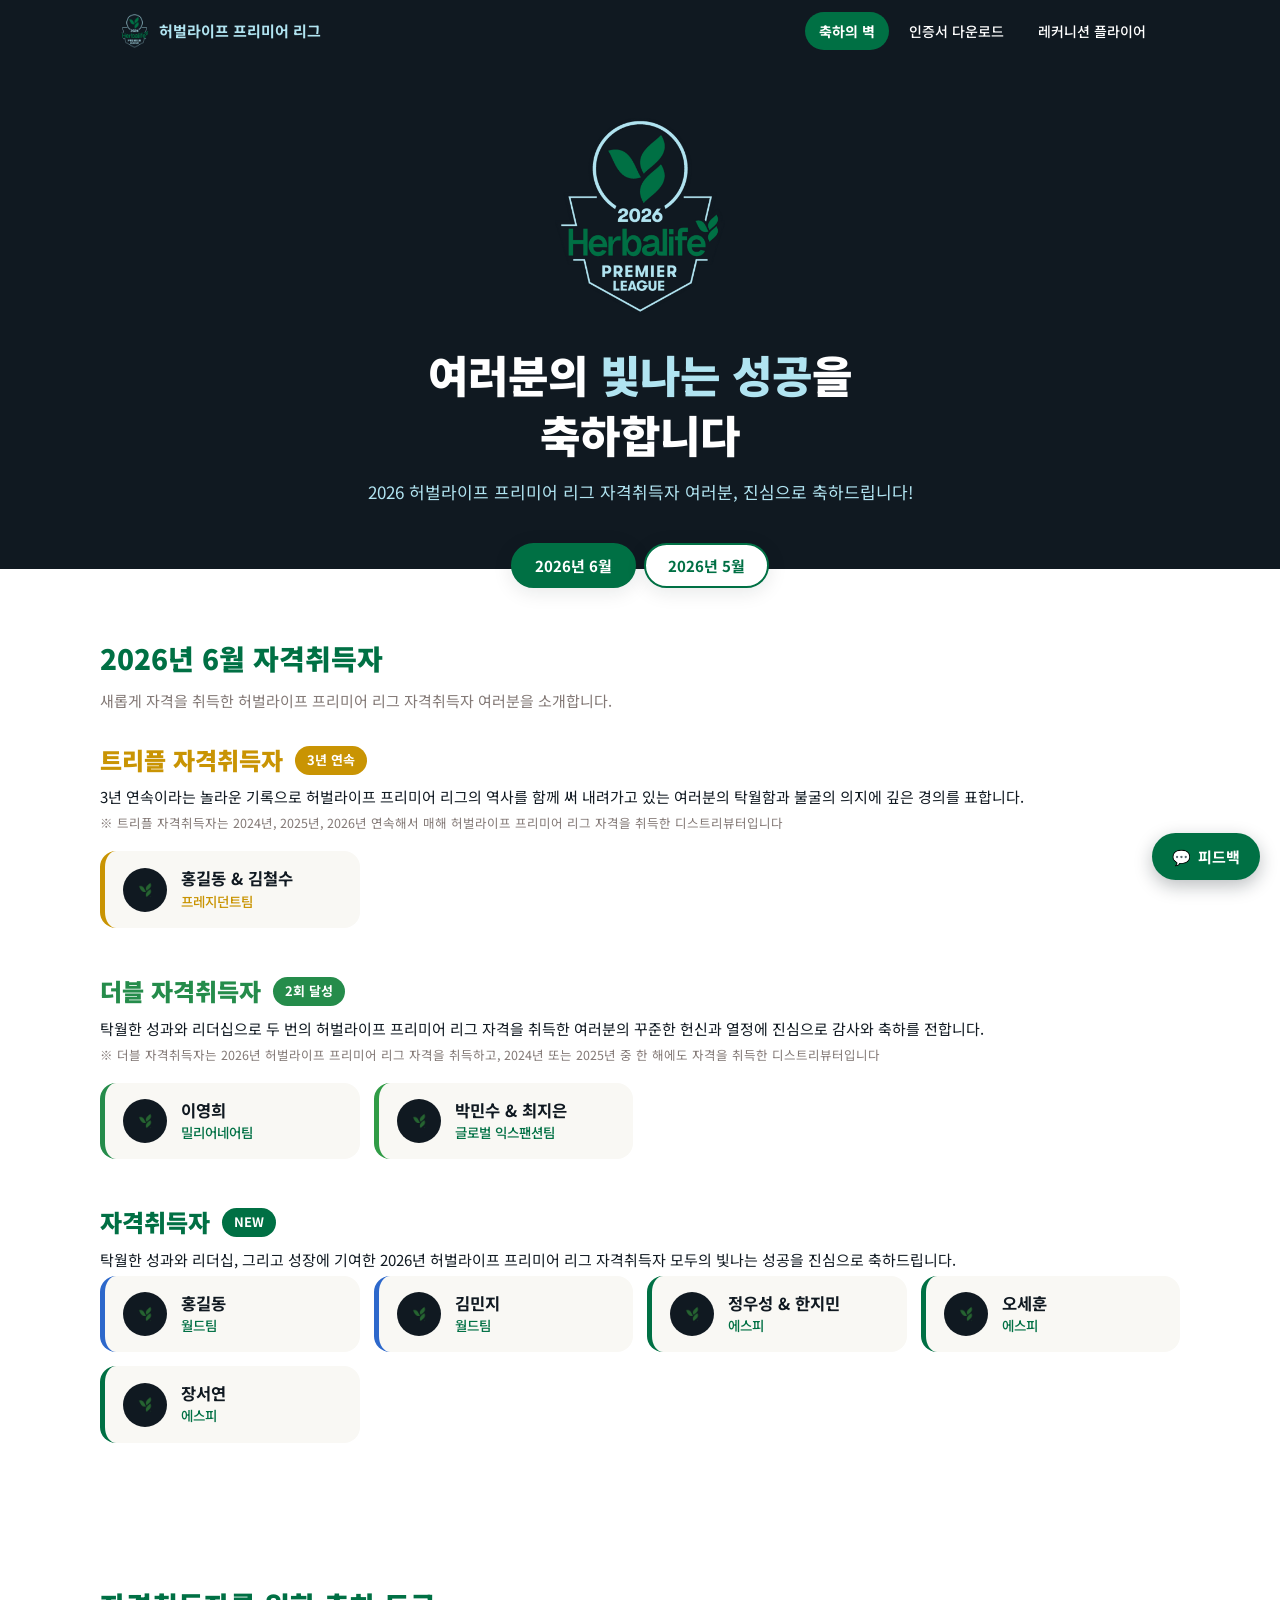
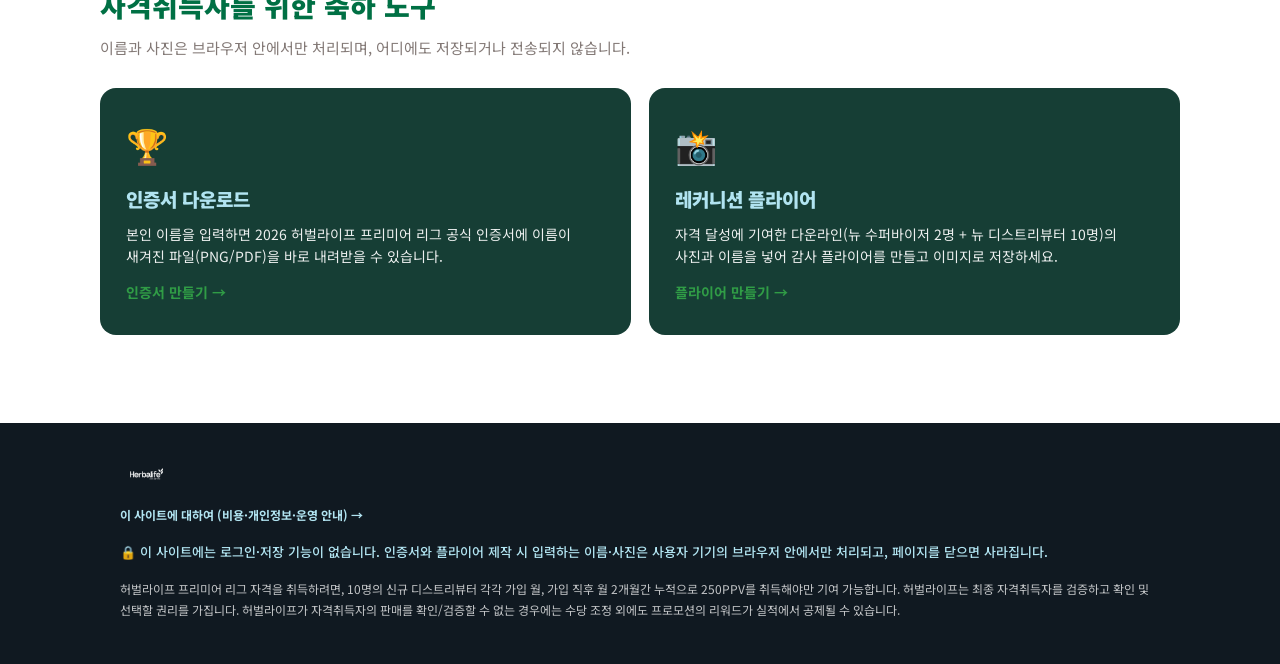
<file: index.html>
<!DOCTYPE html>
<html lang="ko">
<head>
<meta charset="UTF-8">
<meta name="viewport" content="width=device-width, initial-scale=1.0">
<title>허벌라이프 프리미어 리그 — 자격취득자 축하</title>
<link rel="icon" href="assets/hpl-badge.png" type="image/png">
<link rel="preconnect" href="https://fonts.googleapis.com">
<link rel="preconnect" href="https://fonts.gstatic.com" crossorigin>
<link href="https://fonts.googleapis.com/css2?family=Noto+Sans+KR:wght@400;500;700;900&display=swap" rel="stylesheet">
<link rel="stylesheet" href="css/style.css">
</head>
<body>

<nav class="nav">
  <div class="nav-inner">
    <a class="nav-logo" href="index.html">
      <img src="assets/hpl-badge.png" alt="HPL 배지">
      <span>허벌라이프 프리미어 리그</span>
    </a>
    <div class="nav-links">
      <a href="index.html" class="active">축하의 벽</a>
      <a href="certificate.html">인증서 다운로드</a>
      <a href="flyer.html">레커니션 플라이어</a>
    </div>
  </div>
</nav>

<header class="hero">
  <img class="badge" src="assets/hpl-badge.png" alt="2026 허벌라이프 프리미어 리그 배지">
  <h1>여러분의 <span class="accent">빛나는 성공</span>을<br>축하합니다</h1>
  <p class="sub">2026 허벌라이프 프리미어 리그 자격취득자 여러분, 진심으로 축하드립니다!</p>
</header>

<div class="month-tabs" id="monthTabs"></div>

<main class="container section" id="wall">
  <p class="empty-month">명단을 불러오는 중입니다…</p>
</main>

<section class="container section">
  <h2 class="section-title">자격취득자를 위한 축하 도구</h2>
  <p class="section-desc">이름과 사진은 브라우저 안에서만 처리되며, 어디에도 저장되거나 전송되지 않습니다.</p>
  <div class="feature-cards">
    <a class="feature-card" href="certificate.html">
      <div class="fc-icon">🏆</div>
      <h3>인증서 다운로드</h3>
      <p>본인 이름을 입력하면 2026 허벌라이프 프리미어 리그 공식 인증서에 이름이 새겨진 파일(PNG/PDF)을 바로 내려받을 수 있습니다.</p>
      <span class="fc-go">인증서 만들기 →</span>
    </a>
    <a class="feature-card" href="flyer.html">
      <div class="fc-icon">📸</div>
      <h3>레커니션 플라이어</h3>
      <p>자격 달성에 기여한 다운라인(뉴 수퍼바이저 2명 + 뉴 디스트리뷰터 10명)의 사진과 이름을 넣어 감사 플라이어를 만들고 이미지로 저장하세요.</p>
      <span class="fc-go">플라이어 만들기 →</span>
    </a>
  </div>
</section>

<footer class="footer">
  <div class="container">
    <img class="footer-logo" src="assets/logo-white-kr.png" alt="Herbalife 최고의 삶을 사세요">
    <p><a href="about.html" style="color:#B1E4F1; font-weight:700;">이 사이트에 대하여 (비용·개인정보·운영 안내) →</a></p>
    <p class="privacy">🔒 이 사이트에는 로그인·저장 기능이 없습니다. 인증서와 플라이어 제작 시 입력하는 이름·사진은 사용자 기기의 브라우저 안에서만 처리되고, 페이지를 닫으면 사라집니다.</p>
    <p id="disclaimer">허벌라이프 프리미어 리그 자격을 취득하려면, 10명의 신규 디스트리뷰터 각각 가입 월, 가입 직후 월 2개월간 누적으로 250PPV를 취득해야만 기여 가능합니다.
    허벌라이프는 최종 자격취득자를 검증하고 확인 및 선택할 권리를 가집니다. 허벌라이프가 자격취득자의 판매를 확인/검증할 수 없는 경우에는 수당 조정 외에도 프로모션의 리워드가 실적에서 공제될 수 있습니다.</p>
  </div>
</footer>

<script src="js/wall.js"></script>
<script src="js/feedback.js"></script>
</body>
</html>
</file>
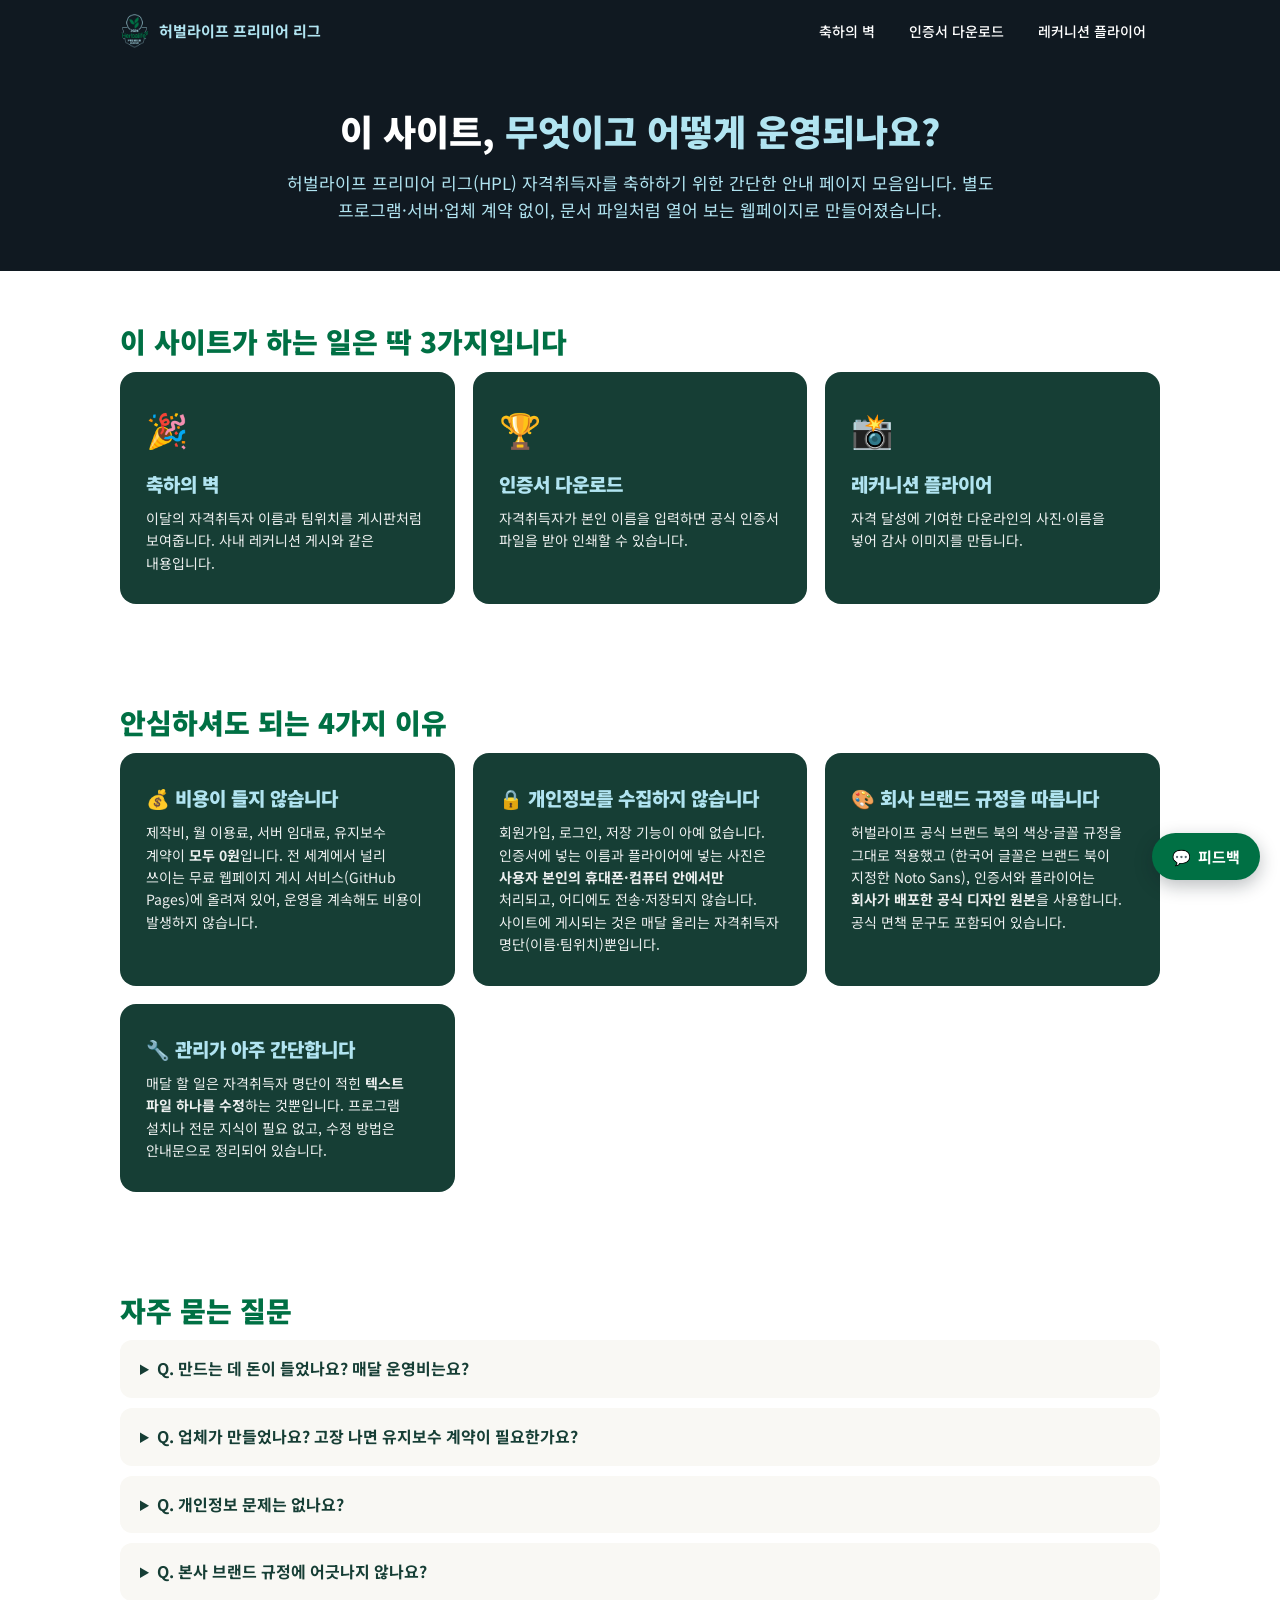
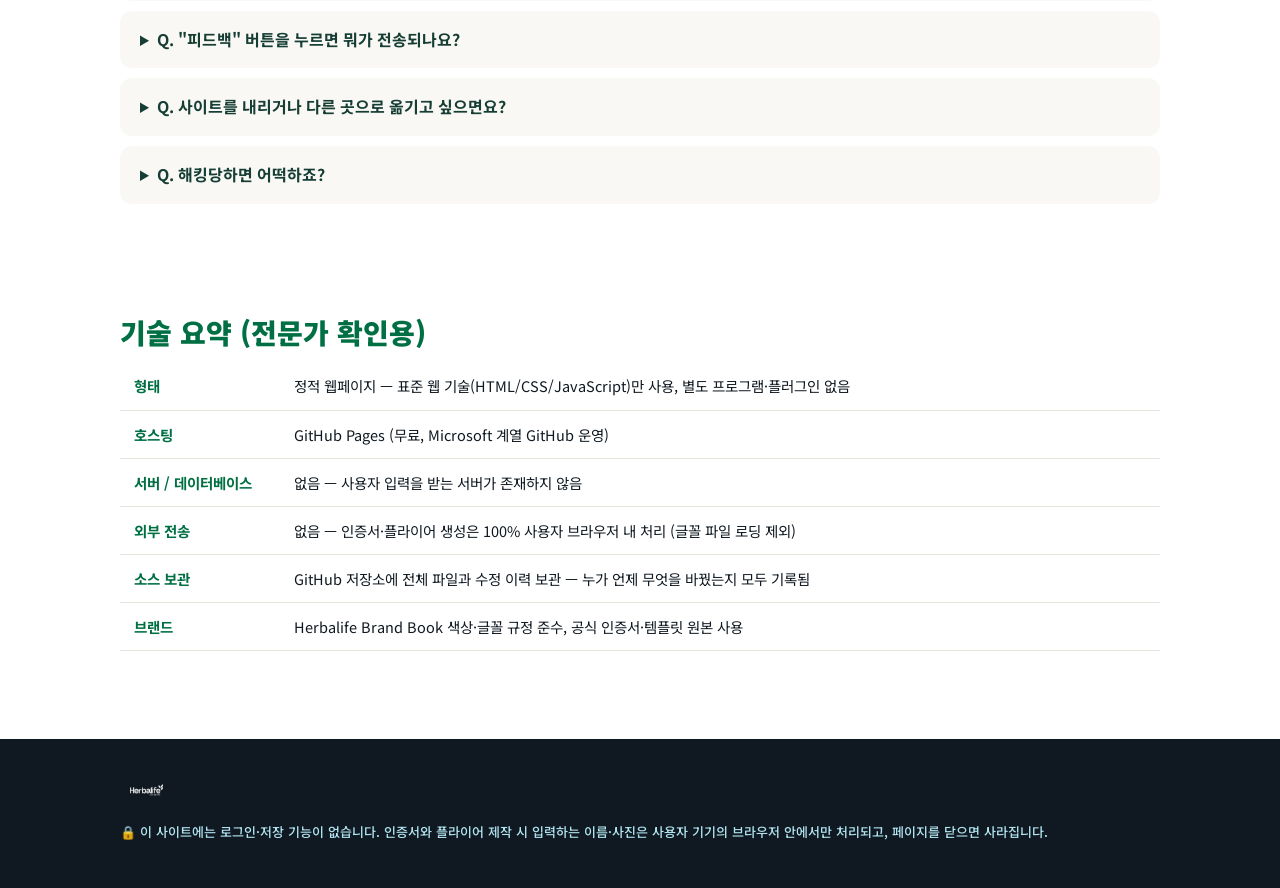
<file: about.html>
<!DOCTYPE html>
<html lang="ko">
<head>
<meta charset="UTF-8">
<meta name="viewport" content="width=device-width, initial-scale=1.0">
<title>이 사이트에 대하여 — 허벌라이프 프리미어 리그</title>
<link rel="icon" href="assets/hpl-badge.png" type="image/png">
<link rel="preconnect" href="https://fonts.googleapis.com">
<link rel="preconnect" href="https://fonts.gstatic.com" crossorigin>
<link href="https://fonts.googleapis.com/css2?family=Noto+Sans+KR:wght@400;500;700;900&display=swap" rel="stylesheet">
<link rel="stylesheet" href="css/style.css">
<style>
  .about-hero { padding: 44px 20px 48px; }
  .about-hero h1 { font-size: clamp(24px, 4.5vw, 36px); }
  .point-card h3 { display: flex; align-items: center; gap: 10px; }
  .faq details {
    background: var(--beige);
    border-radius: 12px;
    padding: 16px 20px;
    margin-bottom: 10px;
  }
  .faq summary {
    cursor: pointer;
    font-weight: 700;
    font-size: 16px;
    color: var(--forest-green);
  }
  .faq details[open] summary { color: var(--garden-green); margin-bottom: 8px; }
  .faq p { font-size: 14.5px; line-height: 1.75; }
  .faq p + p { margin-top: 8px; }
  .tech-table { width: 100%; border-collapse: collapse; font-size: 14.5px; }
  .tech-table th, .tech-table td {
    text-align: left;
    padding: 12px 14px;
    border-bottom: 1px solid #e6e3da;
    vertical-align: top;
  }
  .tech-table th { color: var(--garden-green); white-space: nowrap; width: 160px; font-weight: 700; }
  @media print {
    .nav, .footer .privacy { display: none; }
    .faq details { break-inside: avoid; }
  }
</style>
</head>
<body>

<nav class="nav">
  <div class="nav-inner">
    <a class="nav-logo" href="index.html">
      <img src="assets/hpl-badge.png" alt="HPL 배지">
      <span>허벌라이프 프리미어 리그</span>
    </a>
    <div class="nav-links">
      <a href="index.html">축하의 벽</a>
      <a href="certificate.html">인증서 다운로드</a>
      <a href="flyer.html">레커니션 플라이어</a>
    </div>
  </div>
</nav>

<header class="hero about-hero">
  <h1>이 사이트, <span class="accent">무엇이고 어떻게 운영되나요?</span></h1>
  <p class="sub" style="max-width:720px; margin-left:auto; margin-right:auto;">
    허벌라이프 프리미어 리그(HPL) 자격취득자를 축하하기 위한 간단한 안내 페이지 모음입니다.
    별도 프로그램·서버·업체 계약 없이, 문서 파일처럼 열어 보는 웹페이지로 만들어졌습니다.
  </p>
</header>

<main class="container">

  <section class="section">
    <h2 class="section-title">이 사이트가 하는 일은 딱 3가지입니다</h2>
    <div class="feature-cards">
      <a class="feature-card" href="index.html">
        <div class="fc-icon">🎉</div>
        <h3>축하의 벽</h3>
        <p>이달의 자격취득자 이름과 팀위치를 게시판처럼 보여줍니다. 사내 레커니션 게시와 같은 내용입니다.</p>
      </a>
      <a class="feature-card" href="certificate.html">
        <div class="fc-icon">🏆</div>
        <h3>인증서 다운로드</h3>
        <p>자격취득자가 본인 이름을 입력하면 공식 인증서 파일을 받아 인쇄할 수 있습니다.</p>
      </a>
      <a class="feature-card" href="flyer.html">
        <div class="fc-icon">📸</div>
        <h3>레커니션 플라이어</h3>
        <p>자격 달성에 기여한 다운라인의 사진·이름을 넣어 감사 이미지를 만듭니다.</p>
      </a>
    </div>
  </section>

  <section class="section">
    <h2 class="section-title">안심하셔도 되는 4가지 이유</h2>
    <div class="feature-cards">
      <div class="feature-card point-card">
        <h3>💰 비용이 들지 않습니다</h3>
        <p>제작비, 월 이용료, 서버 임대료, 유지보수 계약이 <strong>모두 0원</strong>입니다.
        전 세계에서 널리 쓰이는 무료 웹페이지 게시 서비스(GitHub Pages)에 올려져 있어,
        운영을 계속해도 비용이 발생하지 않습니다.</p>
      </div>
      <div class="feature-card point-card">
        <h3>🔒 개인정보를 수집하지 않습니다</h3>
        <p>회원가입, 로그인, 저장 기능이 아예 없습니다. 인증서에 넣는 이름과 플라이어에 넣는 사진은
        <strong>사용자 본인의 휴대폰·컴퓨터 안에서만</strong> 처리되고, 어디에도 전송·저장되지 않습니다.
        사이트에 게시되는 것은 매달 올리는 자격취득자 명단(이름·팀위치)뿐입니다.</p>
      </div>
      <div class="feature-card point-card">
        <h3>🎨 회사 브랜드 규정을 따릅니다</h3>
        <p>허벌라이프 공식 브랜드 북의 색상·글꼴 규정을 그대로 적용했고
        (한국어 글꼴은 브랜드 북이 지정한 Noto Sans), 인증서와 플라이어는
        <strong>회사가 배포한 공식 디자인 원본</strong>을 사용합니다. 공식 면책 문구도 포함되어 있습니다.</p>
      </div>
      <div class="feature-card point-card">
        <h3>🔧 관리가 아주 간단합니다</h3>
        <p>매달 할 일은 자격취득자 명단이 적힌 <strong>텍스트 파일 하나를 수정</strong>하는 것뿐입니다.
        프로그램 설치나 전문 지식이 필요 없고, 수정 방법은 안내문으로 정리되어 있습니다.</p>
      </div>
    </div>
  </section>

  <section class="section faq">
    <h2 class="section-title">자주 묻는 질문</h2>

    <details>
      <summary>Q. 만드는 데 돈이 들었나요? 매달 운영비는요?</summary>
      <p>제작비 0원, 운영비 0원입니다. 웹사이트 제작 업체를 쓰지 않았고, 유료 서버도 빌리지 않았습니다.
      무료 게시 서비스에 올려져 있어 매달 나가는 비용이 전혀 없습니다.</p>
    </details>

    <details>
      <summary>Q. 업체가 만들었나요? 고장 나면 유지보수 계약이 필요한가요?</summary>
      <p>업체 계약 없이 내부에서 만들었습니다. 이 사이트는 움직이는 부품이 없는 "문서 파일 묶음"에 가까워서,
      한 번 올려두면 저절로 고장 날 것이 거의 없습니다.</p>
      <p>수정이 필요하면 명단 파일만 고치면 되고, 디자인·기능 변경도 외부 계약 없이 처리할 수 있습니다.</p>
    </details>

    <details>
      <summary>Q. 개인정보 문제는 없나요?</summary>
      <p>사이트에 공개되는 정보는 자격취득자의 이름과 팀위치뿐이며, 이는 기존에 사내 레커니션 자료(월별 축하 슬라이드)로
      공유해 온 것과 같은 내용입니다.</p>
      <p>사용자가 입력하는 정보(인증서 이름, 플라이어 사진·이름)는 저장소 자체가 없어서 수집이 불가능한 구조입니다.
      입력값은 사용자 기기의 화면 안에서만 쓰이고, 페이지를 닫으면 사라집니다.</p>
    </details>

    <details>
      <summary>Q. 본사 브랜드 규정에 어긋나지 않나요?</summary>
      <p>공식 브랜드 북(Herbalife Brand Book)의 색상 팔레트와 글꼴 규정을 그대로 따랐습니다.
      브랜드 북은 한국어처럼 전용 글꼴이 지원하지 않는 언어에 Noto Sans 글꼴을 쓰도록 공식 지정하고 있고,
      이 사이트도 그 규정대로 만들어졌습니다.</p>
      <p>인증서는 회사가 배포한 공식 인증서 원본 그대로이며, 플라이어도 회사 공식 템플릿의 구성을 따랐습니다.
      프로모션 관련 공식 면책 문구도 각 페이지에 포함되어 있습니다.</p>
    </details>

    <details>
      <summary>Q. "피드백" 버튼을 누르면 뭐가 전송되나요?</summary>
      <p>피드백 창에서 <strong>보내기를 눌렀을 때만</strong>, 작성한 평가(👍/👎)·의견 내용·페이지 이름이 운영자에게 전달됩니다.
      이름, 연락처, 접속 기록 같은 개인정보는 함께 수집되지 않으며, 피드백은 익명으로 남길 수 있습니다.</p>
    </details>

    <details>
      <summary>Q. 사이트를 내리거나 다른 곳으로 옮기고 싶으면요?</summary>
      <p>언제든 가능합니다. 사이트 전체가 폴더 하나 분량의 파일 묶음이라, 게시를 중단하면 그 즉시 내려가고,
      회사 서버 등 다른 곳으로 옮기는 것도 파일 복사만으로 끝납니다. 특정 업체나 서비스에 묶여 있지 않습니다.</p>
    </details>

    <details>
      <summary>Q. 해킹당하면 어떡하죠?</summary>
      <p>해킹으로 유출될 데이터 자체가 없습니다. 고객 정보, 회원 정보, 입력 기록을 일절 저장하지 않는
      "읽기 전용" 페이지이기 때문입니다. 최악의 경우에도 게시된 명단 페이지가 훼손되는 정도이며,
      원본 파일이 안전하게 보관되어 있어 몇 분 안에 원상 복구할 수 있습니다.</p>
    </details>
  </section>

  <section class="section">
    <h2 class="section-title">기술 요약 (전문가 확인용)</h2>
    <table class="tech-table">
      <tr><th>형태</th><td>정적 웹페이지 — 표준 웹 기술(HTML/CSS/JavaScript)만 사용, 별도 프로그램·플러그인 없음</td></tr>
      <tr><th>호스팅</th><td>GitHub Pages (무료, Microsoft 계열 GitHub 운영)</td></tr>
      <tr><th>서버 / 데이터베이스</th><td>없음 — 사용자 입력을 받는 서버가 존재하지 않음</td></tr>
      <tr><th>외부 전송</th><td>없음 — 인증서·플라이어 생성은 100% 사용자 브라우저 내 처리 (글꼴 파일 로딩 제외)</td></tr>
      <tr><th>소스 보관</th><td>GitHub 저장소에 전체 파일과 수정 이력 보관 — 누가 언제 무엇을 바꿨는지 모두 기록됨</td></tr>
      <tr><th>브랜드</th><td>Herbalife Brand Book 색상·글꼴 규정 준수, 공식 인증서·템플릿 원본 사용</td></tr>
    </table>
  </section>

</main>

<footer class="footer">
  <div class="container">
    <img class="footer-logo" src="assets/logo-white-kr.png" alt="Herbalife 최고의 삶을 사세요">
    <p class="privacy">🔒 이 사이트에는 로그인·저장 기능이 없습니다. 인증서와 플라이어 제작 시 입력하는 이름·사진은 사용자 기기의 브라우저 안에서만 처리되고, 페이지를 닫으면 사라집니다.</p>
  </div>
</footer>

<script src="js/feedback.js"></script>
</body>
</html>
</file>
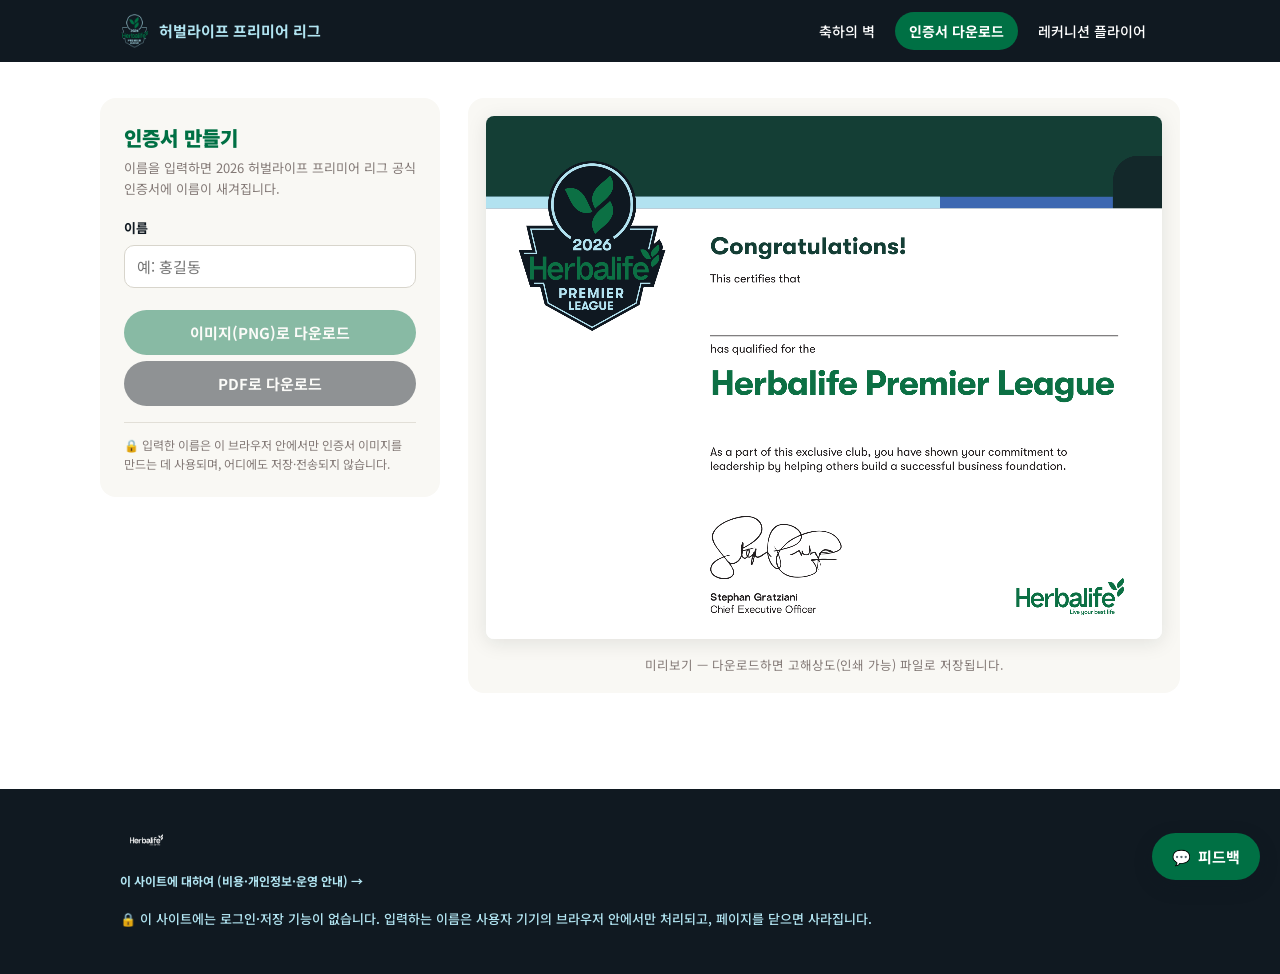
<file: certificate.html>
<!DOCTYPE html>
<html lang="ko">
<head>
<meta charset="UTF-8">
<meta name="viewport" content="width=device-width, initial-scale=1.0">
<title>인증서 다운로드 — 허벌라이프 프리미어 리그</title>
<link rel="icon" href="assets/hpl-badge.png" type="image/png">
<link rel="preconnect" href="https://fonts.googleapis.com">
<link rel="preconnect" href="https://fonts.gstatic.com" crossorigin>
<link href="https://fonts.googleapis.com/css2?family=Noto+Sans+KR:wght@400;500;700;900&display=swap" rel="stylesheet">
<link rel="stylesheet" href="css/style.css">
</head>
<body>

<nav class="nav">
  <div class="nav-inner">
    <a class="nav-logo" href="index.html">
      <img src="assets/hpl-badge.png" alt="HPL 배지">
      <span>허벌라이프 프리미어 리그</span>
    </a>
    <div class="nav-links">
      <a href="index.html">축하의 벽</a>
      <a href="certificate.html" class="active">인증서 다운로드</a>
      <a href="flyer.html">레커니션 플라이어</a>
    </div>
  </div>
</nav>

<main class="container tool-layout">
  <aside class="tool-panel">
    <h2>인증서 만들기</h2>
    <p class="panel-desc">이름을 입력하면 2026 허벌라이프 프리미어 리그 공식 인증서에 이름이 새겨집니다.</p>

    <div class="field">
      <label for="certName">이름</label>
      <input type="text" id="certName" placeholder="예: 홍길동" maxlength="40" autocomplete="off">
    </div>

    <button class="btn" id="dlPng" disabled>이미지(PNG)로 다운로드</button>
    <button class="btn secondary" id="dlPdf" disabled>PDF로 다운로드</button>

    <p class="privacy-hint">🔒 입력한 이름은 이 브라우저 안에서만 인증서 이미지를 만드는 데 사용되며, 어디에도 저장·전송되지 않습니다.</p>
  </aside>

  <section class="canvas-wrap">
    <canvas id="certCanvas" width="2200" height="1700"></canvas>
    <p class="canvas-hint">미리보기 — 다운로드하면 고해상도(인쇄 가능) 파일로 저장됩니다.</p>
  </section>
</main>

<footer class="footer">
  <div class="container">
    <img class="footer-logo" src="assets/logo-white-kr.png" alt="Herbalife 최고의 삶을 사세요">
    <p><a href="about.html" style="color:#B1E4F1; font-weight:700;">이 사이트에 대하여 (비용·개인정보·운영 안내) →</a></p>
    <p class="privacy">🔒 이 사이트에는 로그인·저장 기능이 없습니다. 입력하는 이름은 사용자 기기의 브라우저 안에서만 처리되고, 페이지를 닫으면 사라집니다.</p>
  </div>
</footer>

<script src="vendor/jspdf.umd.min.js"></script>
<script src="js/certificate.js"></script>
<script src="js/feedback.js"></script>
</body>
</html>
</file>
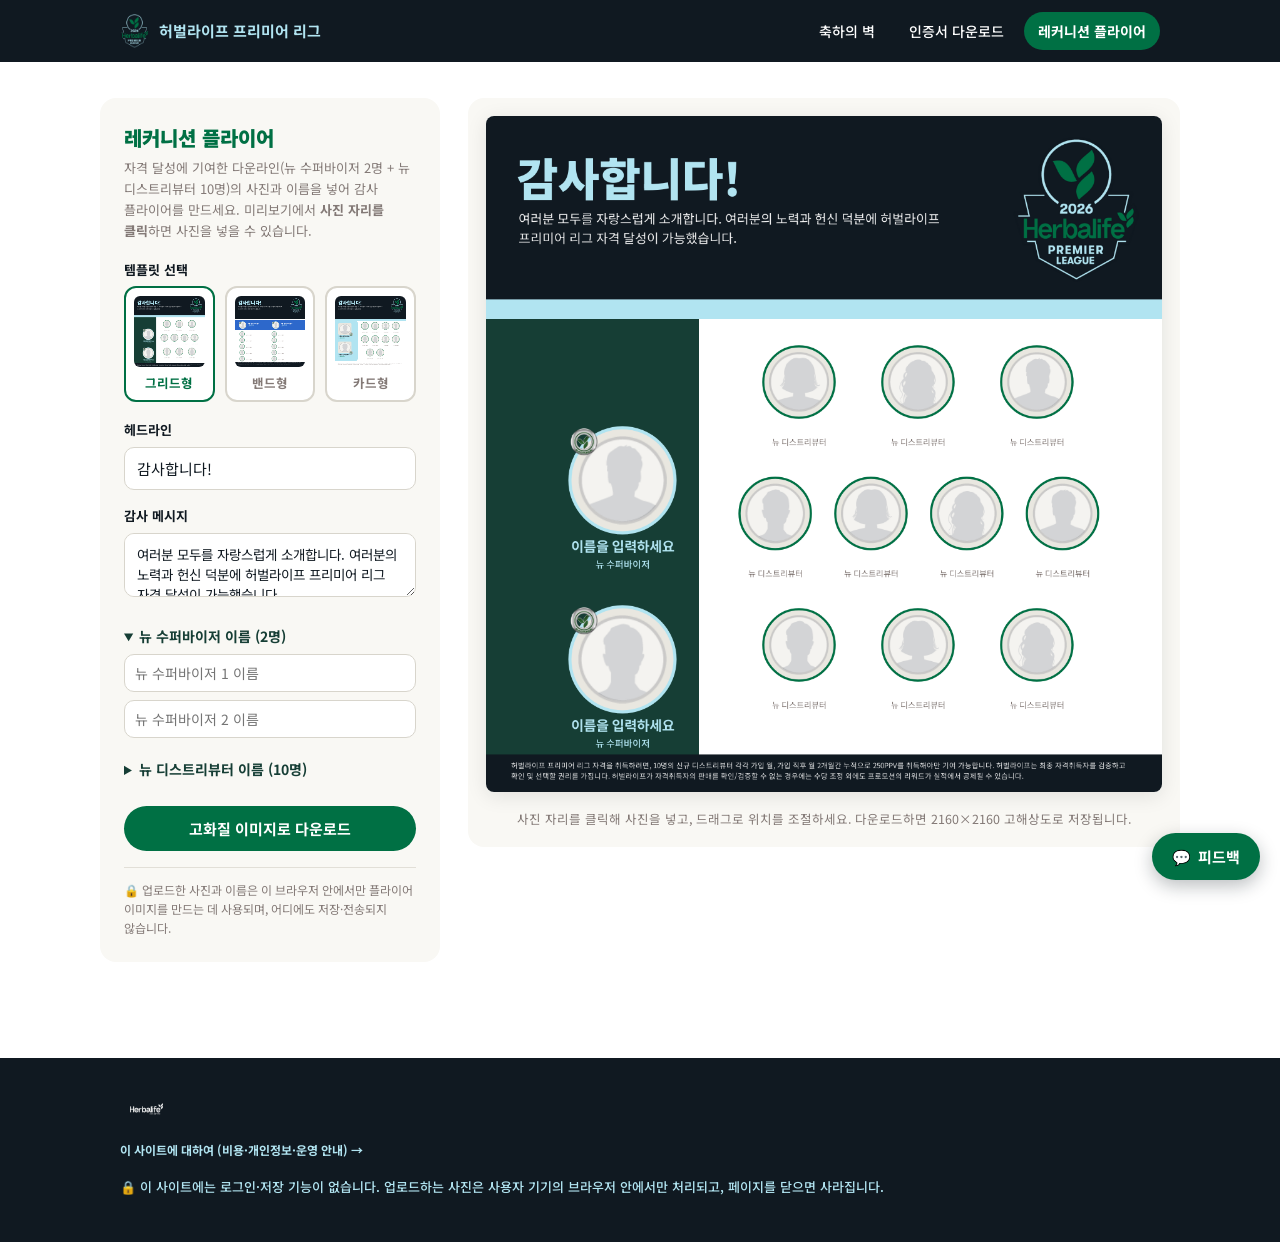
<file: flyer.html>
<!DOCTYPE html>
<html lang="ko">
<head>
<meta charset="UTF-8">
<meta name="viewport" content="width=device-width, initial-scale=1.0">
<title>레커니션 플라이어 — 허벌라이프 프리미어 리그</title>
<link rel="icon" href="assets/hpl-badge.png" type="image/png">
<link rel="preconnect" href="https://fonts.googleapis.com">
<link rel="preconnect" href="https://fonts.gstatic.com" crossorigin>
<link href="https://fonts.googleapis.com/css2?family=Noto+Sans+KR:wght@400;500;700;900&display=swap" rel="stylesheet">
<link rel="stylesheet" href="css/style.css">
</head>
<body>

<nav class="nav">
  <div class="nav-inner">
    <a class="nav-logo" href="index.html">
      <img src="assets/hpl-badge.png" alt="HPL 배지">
      <span>허벌라이프 프리미어 리그</span>
    </a>
    <div class="nav-links">
      <a href="index.html">축하의 벽</a>
      <a href="certificate.html">인증서 다운로드</a>
      <a href="flyer.html" class="active">레커니션 플라이어</a>
    </div>
  </div>
</nav>

<main class="container tool-layout">
  <aside class="tool-panel">
    <h2>레커니션 플라이어</h2>
    <p class="panel-desc">자격 달성에 기여한 다운라인(뉴 수퍼바이저 2명 + 뉴 디스트리뷰터 10명)의 사진과 이름을 넣어 감사 플라이어를 만드세요. 미리보기에서 <strong>사진 자리를 클릭</strong>하면 사진을 넣을 수 있습니다.</p>

    <div class="field">
      <label>템플릿 선택</label>
      <div class="tpl-select" id="tplSelect"></div>
    </div>

    <div class="slot-tools" id="slotTools" style="display:none">
      <h4 id="slotToolsTitle">선택한 사진</h4>
      <div class="zoom-row">
        <span>확대</span>
        <input type="range" id="zoomRange" min="100" max="300" value="100">
      </div>
      <div class="mini-btns">
        <button type="button" id="btnReplace">사진 교체</button>
        <button type="button" id="btnRemove">사진 제거</button>
      </div>
      <p class="canvas-hint" style="margin-top:8px">미리보기에서 사진을 드래그하면 위치를 조절할 수 있어요.</p>
    </div>

    <div class="field">
      <label for="headlineInput">헤드라인</label>
      <input type="text" id="headlineInput" value="감사합니다!" maxlength="24">
    </div>
    <div class="field">
      <label for="messageInput">감사 메시지</label>
      <textarea id="messageInput" maxlength="140">여러분 모두를 자랑스럽게 소개합니다. 여러분의 노력과 헌신 덕분에 허벌라이프 프리미어 리그 자격 달성이 가능했습니다.</textarea>
    </div>

    <details class="name-group" open>
      <summary>뉴 수퍼바이저 이름 (2명)</summary>
      <div class="field"><input type="text" data-name="sp1" placeholder="뉴 수퍼바이저 1 이름"></div>
      <div class="field"><input type="text" data-name="sp2" placeholder="뉴 수퍼바이저 2 이름"></div>
    </details>

    <details class="name-group">
      <summary>뉴 디스트리뷰터 이름 (10명)</summary>
      <div class="field"><input type="text" data-name="d1" placeholder="뉴 디스트리뷰터 1"></div>
      <div class="field"><input type="text" data-name="d2" placeholder="뉴 디스트리뷰터 2"></div>
      <div class="field"><input type="text" data-name="d3" placeholder="뉴 디스트리뷰터 3"></div>
      <div class="field"><input type="text" data-name="d4" placeholder="뉴 디스트리뷰터 4"></div>
      <div class="field"><input type="text" data-name="d5" placeholder="뉴 디스트리뷰터 5"></div>
      <div class="field"><input type="text" data-name="d6" placeholder="뉴 디스트리뷰터 6"></div>
      <div class="field"><input type="text" data-name="d7" placeholder="뉴 디스트리뷰터 7"></div>
      <div class="field"><input type="text" data-name="d8" placeholder="뉴 디스트리뷰터 8"></div>
      <div class="field"><input type="text" data-name="d9" placeholder="뉴 디스트리뷰터 9"></div>
      <div class="field"><input type="text" data-name="d10" placeholder="뉴 디스트리뷰터 10"></div>
    </details>

    <button class="btn" id="btnExport">고화질 이미지로 다운로드</button>

    <p class="privacy-hint">🔒 업로드한 사진과 이름은 이 브라우저 안에서만 플라이어 이미지를 만드는 데 사용되며, 어디에도 저장·전송되지 않습니다.</p>
  </aside>

  <section class="canvas-wrap">
    <canvas id="flyerCanvas" width="1080" height="1080"></canvas>
    <p class="canvas-hint">사진 자리를 클릭해 사진을 넣고, 드래그로 위치를 조절하세요. 다운로드하면 2160×2160 고해상도로 저장됩니다.</p>
  </section>
</main>

<footer class="footer">
  <div class="container">
    <img class="footer-logo" src="assets/logo-white-kr.png" alt="Herbalife 최고의 삶을 사세요">
    <p><a href="about.html" style="color:#B1E4F1; font-weight:700;">이 사이트에 대하여 (비용·개인정보·운영 안내) →</a></p>
    <p class="privacy">🔒 이 사이트에는 로그인·저장 기능이 없습니다. 업로드하는 사진은 사용자 기기의 브라우저 안에서만 처리되고, 페이지를 닫으면 사라집니다.</p>
  </div>
</footer>

<input type="file" id="photoInput" accept="image/*" style="display:none">
<script src="js/flyer.js"></script>
<script src="js/feedback.js"></script>
</body>
</html>
</file>
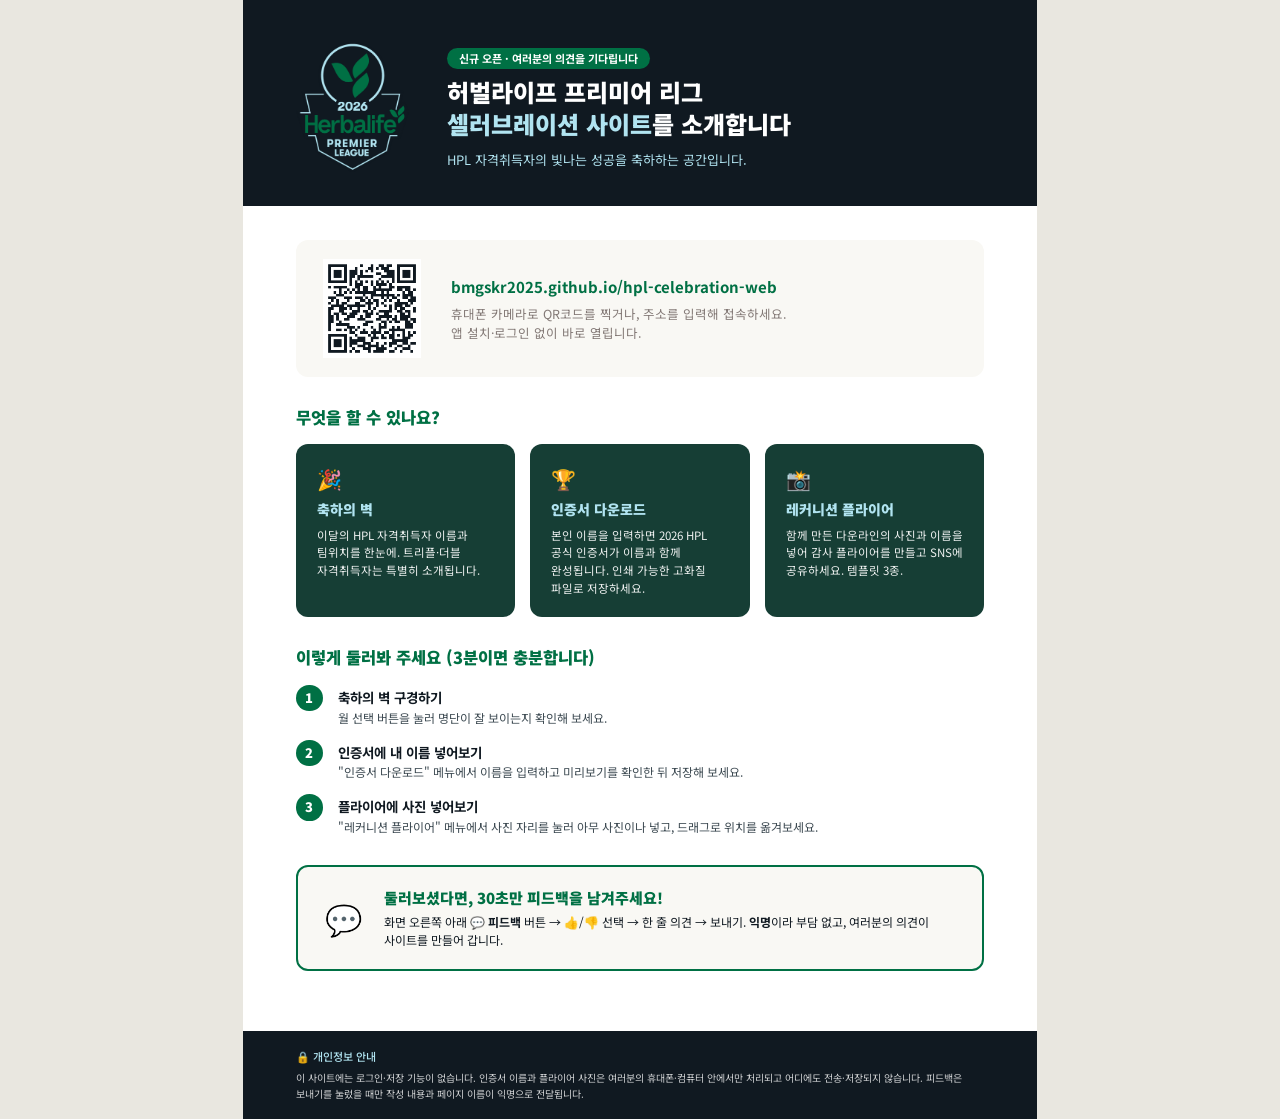
<file: share/site-intro.html>
<!DOCTYPE html>
<html lang="ko">
<head>
<meta charset="UTF-8">
<meta name="viewport" content="width=device-width, initial-scale=1.0">
<title>HPL 셀러브레이션 사이트 소개</title>
<link rel="preconnect" href="https://fonts.googleapis.com">
<link rel="preconnect" href="https://fonts.gstatic.com" crossorigin>
<link href="https://fonts.googleapis.com/css2?family=Noto+Sans+KR:wght@400;500;700;900&display=swap" rel="stylesheet">
<style>
  :root {
    --garden: #007044; --forest: #163E35; --night: #101921;
    --laguna: #B1E4F1; --beige: #F9F8F4; --grey: #837976;
  }
  * { margin: 0; padding: 0; box-sizing: border-box; }
  body {
    font-family: "Noto Sans KR", "Malgun Gothic", sans-serif;
    color: var(--night); background: #e9e7e0; line-height: 1.55; word-break: keep-all;
  }
  .page {
    width: 210mm; min-height: 296mm; margin: 0 auto; background: white;
    display: flex; flex-direction: column;
  }
  @media screen and (max-width: 820px) { .page { width: 100%; min-height: auto; } }
  @media print {
    body { background: white; }
    .page { width: auto; min-height: auto; margin: 0; }
  }
  @page { size: A4 portrait; margin: 0; }

  .head {
    background: var(--night); color: white; padding: 11mm 14mm 9mm;
    display: flex; align-items: center; gap: 10mm;
  }
  .head img.badge { width: 30mm; height: auto; }
  .head h1 { font-size: 24px; font-weight: 900; line-height: 1.3; }
  .head h1 .accent { color: var(--laguna); }
  .head p { font-size: 13px; color: var(--laguna); margin-top: 3mm; }
  .proto {
    display: inline-block; background: var(--garden); color: white; font-size: 11px;
    font-weight: 700; border-radius: 99px; padding: 2px 12px; margin-bottom: 2mm;
  }
  .body { padding: 9mm 14mm 6mm; flex: 1; }
  h2 { color: var(--garden); font-size: 16.5px; font-weight: 900; margin: 0 0 3.5mm; }
  .section + .section { margin-top: 7.5mm; }

  .访 { display: flex; gap: 8mm; align-items: center; background: var(--beige); border-radius: 12px; padding: 5mm 7mm; }
  .访 img { width: 26mm; height: 26mm; }
  .访 .url { font-size: 15px; font-weight: 700; color: var(--garden); word-break: break-all; }
  .访 p { font-size: 12.5px; color: var(--grey); margin-top: 1.5mm; }

  .cards { display: grid; grid-template-columns: 1fr 1fr 1fr; gap: 4mm; }
  @media screen and (max-width: 640px) { .cards { grid-template-columns: 1fr; } }
  .card { background: var(--forest); color: white; border-radius: 12px; padding: 5mm 5.5mm; }
  .card .ic { font-size: 20px; }
  .card h3 { font-size: 14px; font-weight: 900; color: var(--laguna); margin: 1.5mm 0 1.5mm; }
  .card p { font-size: 11.5px; opacity: 0.93; }

  .steps { counter-reset: n; display: grid; gap: 3mm; }
  .step { display: flex; gap: 4mm; align-items: flex-start; }
  .step::before {
    counter-increment: n; content: counter(n);
    background: var(--garden); color: white; font-weight: 900; font-size: 13px;
    width: 7mm; height: 7mm; border-radius: 50%; display: flex; align-items: center;
    justify-content: center; flex-shrink: 0; margin-top: 1px;
  }
  .step b { font-size: 13.5px; }
  .step p { font-size: 12px; color: #3d4a52; }

  .fb {
    background: var(--beige); border: 2px solid var(--garden); border-radius: 12px;
    padding: 5mm 7mm; display: flex; gap: 6mm; align-items: center;
  }
  .fb .big { font-size: 30px; }
  .fb h3 { color: var(--garden); font-size: 15px; font-weight: 900; }
  .fb p { font-size: 12px; margin-top: 1mm; }

  .foot {
    background: var(--night); color: rgba(255,255,255,0.8); font-size: 10px;
    padding: 4.5mm 14mm; line-height: 1.6;
  }
  .foot b { color: var(--laguna); font-weight: 500; font-size: 11px; display: block; margin-bottom: 1mm; }
</style>
</head>
<body>
<div class="page">
  <div class="head">
    <img class="badge" src="../assets/hpl-badge.png" alt="2026 HPL 배지">
    <div>
      <span class="proto">신규 오픈 · 여러분의 의견을 기다립니다</span>
      <h1>허벌라이프 프리미어 리그<br><span class="accent">셀러브레이션 사이트</span>를 소개합니다</h1>
      <p>HPL 자격취득자의 빛나는 성공을 축하하는 공간입니다.</p>
    </div>
  </div>

  <div class="body">
    <div class="section">
      <div class="访">
        <img src="[data-uri]" alt="사이트 QR코드">
        <div>
          <div class="url">bmgskr2025.github.io/hpl-celebration-web</div>
          <p>휴대폰 카메라로 QR코드를 찍거나, 주소를 입력해 접속하세요.<br>앱 설치·로그인 없이 바로 열립니다.</p>
        </div>
      </div>
    </div>

    <div class="section">
      <h2>무엇을 할 수 있나요?</h2>
      <div class="cards">
        <div class="card">
          <div class="ic">🎉</div>
          <h3>축하의 벽</h3>
          <p>이달의 HPL 자격취득자 이름과 팀위치를 한눈에. 트리플·더블 자격취득자는 특별히 소개됩니다.</p>
        </div>
        <div class="card">
          <div class="ic">🏆</div>
          <h3>인증서 다운로드</h3>
          <p>본인 이름을 입력하면 2026 HPL 공식 인증서가 이름과 함께 완성됩니다. 인쇄 가능한 고화질 파일로 저장하세요.</p>
        </div>
        <div class="card">
          <div class="ic">📸</div>
          <h3>레커니션 플라이어</h3>
          <p>함께 만든 다운라인의 사진과 이름을 넣어 감사 플라이어를 만들고 SNS에 공유하세요. 템플릿 3종.</p>
        </div>
      </div>
    </div>

    <div class="section">
      <h2>이렇게 둘러봐 주세요 (3분이면 충분합니다)</h2>
      <div class="steps">
        <div class="step"><div><b>축하의 벽 구경하기</b><p>월 선택 버튼을 눌러 명단이 잘 보이는지 확인해 보세요.</p></div></div>
        <div class="step"><div><b>인증서에 내 이름 넣어보기</b><p>"인증서 다운로드" 메뉴에서 이름을 입력하고 미리보기를 확인한 뒤 저장해 보세요.</p></div></div>
        <div class="step"><div><b>플라이어에 사진 넣어보기</b><p>"레커니션 플라이어" 메뉴에서 사진 자리를 눌러 아무 사진이나 넣고, 드래그로 위치를 옮겨보세요.</p></div></div>
      </div>
    </div>

    <div class="section">
      <div class="fb">
        <div class="big">💬</div>
        <div>
          <h3>둘러보셨다면, 30초만 피드백을 남겨주세요!</h3>
          <p>화면 오른쪽 아래 <b>💬 피드백</b> 버튼 → 👍/👎 선택 → 한 줄 의견 → 보내기.
          <b>익명</b>이라 부담 없고, 여러분의 의견이 사이트를 만들어 갑니다.</p>
        </div>
      </div>
    </div>
  </div>

  <div class="foot">
    <b>🔒 개인정보 안내</b>
    이 사이트에는 로그인·저장 기능이 없습니다. 인증서 이름과 플라이어 사진은 여러분의 휴대폰·컴퓨터 안에서만 처리되고 어디에도 전송·저장되지 않습니다.
    피드백은 보내기를 눌렀을 때만 작성 내용과 페이지 이름이 익명으로 전달됩니다.
  </div>
</div>
</body>
</html>
</file>
<file: css/style.css>
/* ==========================================================================
   Herbalife Premier League Celebration — 브랜드 팔레트 (Herbalife Brand Book)
   ========================================================================== */
:root {
  /* Primary */
  --garden-green: #007044;
  --forest-green: #163E35;
  --energy-green: #309C46;
  --beige: #F9F8F4;
  --white: #FFFFFF;
  /* Secondary (10% 이하 사용) */
  --laguna-light: #B1E4F1;
  --laguna: #2D68CB;
  /* Tertiary */
  --night-sky: #101921;
  --grey: #837976;
  /* Celebration Metallic — 레커니션 전용 */
  --celebration: #258C4B;
  --gold: #C99403;

  --font: "Noto Sans KR", "Malgun Gothic", "Apple SD Gothic Neo", sans-serif;
  --radius: 16px;
  --shadow: 0 4px 20px rgba(16, 25, 33, 0.10);
}

* { margin: 0; padding: 0; box-sizing: border-box; }

html { -webkit-text-size-adjust: 100%; }

body {
  font-family: var(--font);
  background: var(--white);
  color: var(--night-sky);
  line-height: 1.6;
  word-break: keep-all;
}

img { max-width: 100%; }

a { color: inherit; text-decoration: none; }

/* ---------- 상단 네비게이션 ---------- */
.nav {
  background: var(--night-sky);
  color: var(--white);
  position: sticky;
  top: 0;
  z-index: 50;
}
.nav-inner {
  max-width: 1080px;
  margin: 0 auto;
  padding: 12px 20px;
  display: flex;
  align-items: center;
  gap: 20px;
  flex-wrap: wrap;
}
.nav-logo { display: flex; align-items: center; gap: 10px; font-weight: 700; }
.nav-logo img { height: 34px; width: auto; }
.nav-logo span { color: var(--laguna-light); font-size: 15px; }
.nav-links { display: flex; gap: 6px; margin-left: auto; flex-wrap: wrap; }
.nav-links a {
  padding: 8px 14px;
  border-radius: 999px;
  font-size: 14px;
  font-weight: 500;
  color: var(--white);
}
.nav-links a:hover { background: rgba(177, 228, 241, 0.15); }
.nav-links a.active { background: var(--garden-green); font-weight: 700; }

/* ---------- 히어로 ---------- */
.hero {
  background: var(--night-sky);
  color: var(--white);
  text-align: center;
  padding: 56px 20px 64px;
}
.hero img.badge { width: 170px; height: auto; margin-bottom: 24px; }
.hero h1 {
  font-size: clamp(26px, 5vw, 44px);
  font-weight: 900;
  line-height: 1.35;
}
.hero h1 .accent { color: var(--laguna-light); }
.hero p.sub {
  margin-top: 14px;
  font-size: clamp(14px, 2.5vw, 17px);
  color: var(--laguna-light);
  font-weight: 400;
}

/* ---------- 공통 섹션 ---------- */
.container { max-width: 1080px; margin: 0 auto; padding: 0 20px; }
.section { padding: 48px 0; }
.section-title {
  color: var(--garden-green);
  font-size: clamp(20px, 3.5vw, 28px);
  font-weight: 900;
  margin-bottom: 8px;
}
.section-desc { color: var(--grey); font-size: 15px; margin-bottom: 28px; }

/* ---------- 월 선택 탭 ---------- */
.month-tabs {
  display: flex;
  gap: 8px;
  flex-wrap: wrap;
  justify-content: center;
  margin: -26px auto 0;
  position: relative;
  z-index: 5;
  max-width: 1080px;
  padding: 0 20px;
}
.month-tab {
  background: var(--white);
  border: 2px solid var(--garden-green);
  color: var(--garden-green);
  font-family: var(--font);
  font-size: 15px;
  font-weight: 700;
  padding: 10px 22px;
  border-radius: 999px;
  cursor: pointer;
  box-shadow: var(--shadow);
}
.month-tab.active { background: var(--garden-green); color: var(--white); }

/* ---------- 티어 그룹 ---------- */
.tier-block { margin-bottom: 44px; }
.tier-head {
  display: flex;
  align-items: center;
  gap: 12px;
  flex-wrap: wrap;
  margin-bottom: 6px;
}
.tier-head h3 { font-size: clamp(18px, 3vw, 24px); font-weight: 900; }
.tier-badge {
  font-size: 13px;
  font-weight: 700;
  padding: 4px 12px;
  border-radius: 999px;
  color: var(--white);
}
.tier-triple h3 { color: var(--gold); }
.tier-triple .tier-badge { background: var(--gold); }
.tier-double h3 { color: var(--celebration); }
.tier-double .tier-badge { background: var(--celebration); }
.tier-first h3 { color: var(--garden-green); }
.tier-first .tier-badge { background: var(--garden-green); }
.tier-msg { color: var(--night-sky); font-size: 15px; margin-bottom: 4px; }
.tier-note { color: var(--grey); font-size: 12.5px; margin-bottom: 18px; }

/* ---------- 자격취득자 카드 ---------- */
.q-grid {
  display: grid;
  grid-template-columns: repeat(auto-fill, minmax(230px, 1fr));
  gap: 14px;
}
.q-card {
  display: flex;
  align-items: center;
  gap: 14px;
  background: var(--beige);
  border-radius: var(--radius);
  padding: 16px 18px;
  border-left: 5px solid var(--garden-green);
}
.q-card .leaf {
  width: 44px;
  height: 44px;
  border-radius: 50%;
  background: var(--night-sky);
  flex-shrink: 0;
  display: flex;
  align-items: center;
  justify-content: center;
}
.q-card .leaf img { width: 24px; height: auto; }
.q-card .q-name { font-weight: 700; font-size: 16.5px; line-height: 1.4; }
.q-card .q-team { font-size: 13.5px; color: var(--garden-green); font-weight: 500; }
.q-card.team-president { border-left-color: var(--gold); }
.q-card.team-president .q-team { color: var(--gold); }
.q-card.team-millionaire { border-left-color: var(--celebration); }
.q-card.team-get { border-left-color: var(--energy-green); }
.q-card.team-world { border-left-color: var(--laguna); }
.empty-month {
  text-align: center;
  color: var(--grey);
  padding: 60px 20px;
  font-size: 15px;
}

/* ---------- 기능 카드 ---------- */
.feature-cards {
  display: grid;
  grid-template-columns: repeat(auto-fit, minmax(260px, 1fr));
  gap: 18px;
}
.feature-card {
  background: var(--forest-green);
  color: var(--white);
  border-radius: var(--radius);
  padding: 30px 26px;
  display: block;
  transition: transform 0.15s ease;
}
.feature-card:hover { transform: translateY(-4px); }
.feature-card .fc-icon { font-size: 34px; margin-bottom: 12px; }
.feature-card h3 { font-size: 19px; font-weight: 900; margin-bottom: 8px; color: var(--laguna-light); }
.feature-card p { font-size: 14px; line-height: 1.6; opacity: 0.92; }
.feature-card .fc-go { display: inline-block; margin-top: 14px; font-weight: 700; font-size: 14px; color: var(--energy-green); }

/* ---------- 푸터 ---------- */
.footer {
  background: var(--night-sky);
  color: rgba(255, 255, 255, 0.75);
  padding: 36px 0 44px;
  margin-top: 40px;
  font-size: 12px;
  line-height: 1.7;
}
.footer .container { display: grid; gap: 16px; }
.footer .privacy {
  color: var(--laguna-light);
  font-size: 13px;
  font-weight: 500;
}
.footer img.footer-logo { height: 30px; width: auto; opacity: 0.95; }

/* ---------- 도구 페이지 공통 (인증서/플라이어) ---------- */
.tool-layout {
  display: grid;
  grid-template-columns: 340px 1fr;
  gap: 28px;
  align-items: start;
  padding: 36px 0 56px;
}
@media (max-width: 900px) {
  .tool-layout { grid-template-columns: 1fr; }
}
.tool-panel {
  background: var(--beige);
  border-radius: var(--radius);
  padding: 24px;
  position: sticky;
  top: 76px;
}
@media (max-width: 900px) {
  .tool-panel { position: static; }
}
.tool-panel h2 { color: var(--garden-green); font-size: 20px; font-weight: 900; margin-bottom: 4px; }
.tool-panel .panel-desc { font-size: 13px; color: var(--grey); margin-bottom: 18px; }
.field { margin-bottom: 16px; }
.field label { display: block; font-size: 13px; font-weight: 700; margin-bottom: 6px; }
.field input[type="text"], .field textarea {
  width: 100%;
  border: 1.5px solid #d8d5cc;
  border-radius: 10px;
  padding: 10px 12px;
  font-family: var(--font);
  font-size: 15px;
  background: var(--white);
  color: var(--night-sky);
}
.field input:focus, .field textarea:focus {
  outline: none;
  border-color: var(--garden-green);
}
.field textarea { resize: vertical; min-height: 64px; font-size: 13.5px; }
.btn {
  display: inline-flex;
  align-items: center;
  justify-content: center;
  gap: 8px;
  border: none;
  border-radius: 999px;
  font-family: var(--font);
  font-size: 15px;
  font-weight: 700;
  padding: 12px 22px;
  cursor: pointer;
  background: var(--garden-green);
  color: var(--white);
  width: 100%;
  margin-top: 6px;
}
.btn:hover { background: #005936; }
.btn.secondary { background: var(--night-sky); }
.btn.secondary:hover { background: #202f3d; }
.btn.ghost {
  background: transparent;
  border: 2px solid var(--garden-green);
  color: var(--garden-green);
}
.btn:disabled { opacity: 0.45; cursor: not-allowed; }
.privacy-hint {
  margin-top: 16px;
  font-size: 12px;
  color: var(--grey);
  line-height: 1.6;
  border-top: 1px solid #e2dfd7;
  padding-top: 12px;
}
.canvas-wrap {
  background: var(--beige);
  border-radius: var(--radius);
  padding: 18px;
  text-align: center;
}
.canvas-wrap canvas {
  max-width: 100%;
  height: auto;
  border-radius: 8px;
  box-shadow: var(--shadow);
  background: var(--white);
}
.canvas-hint { font-size: 12.5px; color: var(--grey); margin-top: 10px; }

/* ---------- 플라이어 템플릿 선택 ---------- */
.tpl-select { display: flex; gap: 10px; margin-bottom: 18px; }
.tpl-btn {
  flex: 1;
  border: 2px solid #d8d5cc;
  background: var(--white);
  border-radius: 12px;
  padding: 8px;
  cursor: pointer;
  font-family: var(--font);
  font-size: 12.5px;
  font-weight: 700;
  color: var(--grey);
}
.tpl-btn canvas { width: 100%; height: auto; border-radius: 6px; display: block; margin-bottom: 6px; }
.tpl-btn.active { border-color: var(--garden-green); color: var(--garden-green); }

.name-group { margin-bottom: 14px; }
.name-group summary {
  cursor: pointer;
  font-weight: 700;
  font-size: 14px;
  color: var(--forest-green);
  padding: 6px 0;
}
.name-group .field { margin-bottom: 8px; }
.name-group input { font-size: 14px !important; padding: 8px 10px !important; }

.slot-tools {
  background: var(--white);
  border: 1.5px solid var(--garden-green);
  border-radius: 12px;
  padding: 14px;
  margin-bottom: 16px;
}
.slot-tools h4 { font-size: 14px; color: var(--garden-green); margin-bottom: 8px; }
.slot-tools .zoom-row { display: flex; align-items: center; gap: 10px; font-size: 13px; }
.slot-tools input[type="range"] { flex: 1; accent-color: var(--garden-green); }
.slot-tools .mini-btns { display: flex; gap: 8px; margin-top: 10px; }
.slot-tools .mini-btns button {
  flex: 1;
  font-family: var(--font);
  font-size: 12.5px;
  font-weight: 700;
  padding: 7px 0;
  border-radius: 8px;
  border: 1.5px solid var(--grey);
  background: var(--white);
  color: var(--night-sky);
  cursor: pointer;
}

/* ---------- 피드백 위젯 ---------- */
.fb-fab {
  position: fixed;
  right: 20px;
  bottom: 20px;
  z-index: 90;
  display: inline-flex;
  align-items: center;
  gap: 7px;
  background: var(--garden-green);
  color: var(--white);
  border: none;
  border-radius: 999px;
  padding: 13px 20px;
  font-family: var(--font);
  font-size: 15px;
  font-weight: 700;
  cursor: pointer;
  box-shadow: 0 6px 18px rgba(16, 25, 33, 0.28);
}
.fb-fab:hover { background: #005936; }
.fb-overlay {
  position: fixed;
  inset: 0;
  background: rgba(16, 25, 33, 0.55);
  display: none;
  align-items: center;
  justify-content: center;
  z-index: 100;
  padding: 20px;
}
.fb-overlay.open { display: flex; }
.fb-modal {
  position: relative;
  background: var(--white);
  border-radius: var(--radius);
  padding: 28px 26px 22px;
  width: 100%;
  max-width: 420px;
  box-shadow: var(--shadow);
}
.fb-modal h3 { color: var(--garden-green); font-size: 20px; font-weight: 900; }
.fb-sub { font-size: 13.5px; color: var(--grey); margin: 6px 0 16px; }
.fb-close {
  position: absolute;
  top: 12px;
  right: 16px;
  border: none;
  background: none;
  font-size: 26px;
  color: var(--grey);
  cursor: pointer;
  line-height: 1;
}
.fb-rating { display: flex; gap: 10px; margin-bottom: 14px; }
.fb-rate {
  flex: 1;
  font-family: var(--font);
  font-size: 26px;
  font-weight: 700;
  padding: 12px 0 10px;
  border-radius: 12px;
  border: 2px solid #d8d5cc;
  background: var(--beige);
  cursor: pointer;
  display: flex;
  flex-direction: column;
  align-items: center;
  gap: 2px;
  color: var(--night-sky);
}
.fb-rate span { font-size: 13px; }
.fb-rate.active { border-color: var(--garden-green); background: #e8f3ee; color: var(--garden-green); }
.fb-text {
  width: 100%;
  border: 1.5px solid #d8d5cc;
  border-radius: 10px;
  padding: 10px 12px;
  font-family: var(--font);
  font-size: 14px;
  resize: vertical;
  background: var(--white);
  color: var(--night-sky);
  box-sizing: border-box;
}
.fb-text:focus { outline: none; border-color: var(--garden-green); }
.fb-privacy { font-size: 11.5px; color: var(--grey); margin-top: 12px; line-height: 1.6; }
.fb-done-icon { font-size: 46px; text-align: center; margin: 8px 0 10px; }
.fb-step[data-step="done"] h3, .fb-step[data-step="pending"] h3 { text-align: center; }
.fb-step[data-step="done"] .fb-sub, .fb-step[data-step="pending"] .fb-sub { text-align: center; }
@media (max-width: 600px) {
  .fb-fab { right: 14px; bottom: 14px; padding: 12px 16px; }
}
</file>
